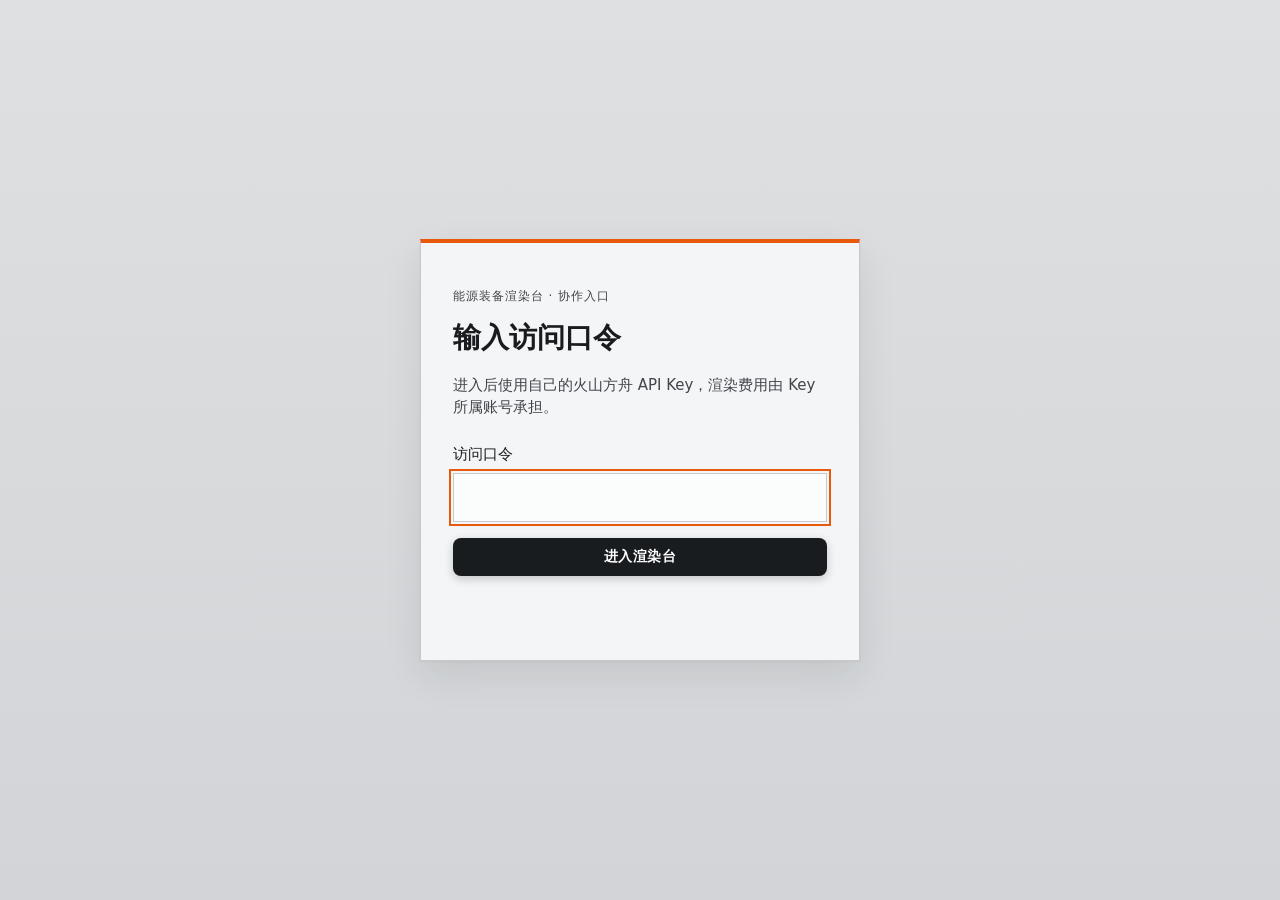
<file: index.html>
<!doctype html>
<html lang="zh-CN">
  <head>
    <meta charset="utf-8" />
    <meta name="viewport" content="width=device-width, initial-scale=1" />
    <title>能源装备渲染台</title>
    <link rel="stylesheet" href="./styles.css" />
  <style>body[data-gate="locked"] .console{display:none}</style>
  </head>
  <body data-gate="locked">
    <section class="access-gate" id="accessGate" aria-labelledby="accessTitle">
      <form class="access-card" id="accessForm">
        <p class="access-label">能源装备渲染台 · 协作入口</p>
        <h1 id="accessTitle">输入访问口令</h1>
        <p>进入后使用自己的火山方舟 API Key，渲染费用由 Key 所属账号承担。</p>
        <label for="accessPassword">访问口令</label>
        <input id="accessPassword" type="password" autocomplete="off" required />
        <button id="accessSubmit" class="save-button" type="submit">进入渲染台</button>
        <p id="accessMessage" role="status" aria-live="polite"></p>
      </form>
    </section>
    <div class="console" id="workspace">
      <header class="console-header">
        <div class="brand-text">
          <h1>能源装备工业设计渲染平台</h1>
          <p class="brand-tagline">Industrial AI Render Console</p>
        </div>
        <div class="header-actions">
          <div class="status">
            <span class="status-dot" id="statusDot"></span>
            <span class="status-text" id="statusText">检测中…</span>
          </div>
          <div class="user-badge" id="userBadge" hidden>
            <span class="user-name" id="userName"></span>
            <button type="button" class="logout-button" id="logoutButton"
              aria-label="退出登录">退出</button>
          </div>
          <button
            class="settings-button"
            id="settingsButton"
            type="button"
            aria-label="设置 API Key 与模型"
            aria-expanded="false"
          >
            <svg class="settings-icon" viewBox="0 0 24 24" fill="none" aria-hidden="true">
              <path d="M12 15.5a3.5 3.5 0 1 0 0-7 3.5 3.5 0 0 0 0 7Z" stroke="currentColor" stroke-width="1.6" stroke-linejoin="round"/>
              <path d="M19.4 15a1.7 1.7 0 0 0 .34 1.87l.06.06a2 2 0 1 1-2.83 2.83l-.06-.06a1.7 1.7 0 0 0-1.87-.34 1.7 1.7 0 0 0-1.03 1.56V21a2 2 0 1 1-4 0v-.09a1.7 1.7 0 0 0-1.11-1.56 1.7 1.7 0 0 0-1.87.34l-.06.06a2 2 0 1 1-2.83-2.83l.06-.06a1.7 1.7 0 0 0 .34-1.87 1.7 1.7 0 0 0-1.56-1.03H3a2 2 0 1 1 0-4h.09a1.7 1.7 0 0 0 1.56-1.11 1.7 1.7 0 0 0-.34-1.87l-.06-.06a2 2 0 1 1 2.83-2.83l.06.06a1.7 1.7 0 0 0 1.87.34h.01a1.7 1.7 0 0 0 1.03-1.56V3a2 2 0 1 1 4 0v.09a1.7 1.7 0 0 0 1.03 1.56 1.7 1.7 0 0 0 1.87-.34l.06-.06a2 2 0 1 1 2.83 2.83l-.06.06a1.7 1.7 0 0 0-.34 1.87v.01a1.7 1.7 0 0 0 1.56 1.03H21a2 2 0 1 1 0 4h-.09a1.7 1.7 0 0 0-1.56 1.03Z" stroke="currentColor" stroke-width="1.5" stroke-linejoin="round"/>
            </svg>
          </button>
        </div>
      </header>

      <section class="settings-panel" id="settingsPanel" hidden aria-label="渲染服务设置">
        <div class="settings-head">
          <h2>渲染服务设置</h2>
          <span id="settingsHint">留空则使用项目 .env 的默认配置</span>
        </div>
        <div class="settings-grid">
          <div class="settings-field">
            <label for="apiKeyInput">API Key</label>
            <div class="key-row">
              <input id="apiKeyInput" type="password" autocomplete="off" spellcheck="false" placeholder="填入后优先使用，留空用 .env" />
              <button type="button" class="key-toggle" id="keyToggle" aria-pressed="false">显示</button>
            </div>
          </div>
          <div class="settings-field">
            <label for="modelSelect">模型</label>
            <select id="modelSelect"></select>
            <p class="settings-note">预设模型开箱即用，下拉选择后默认生效。</p>
          </div>
          <div class="settings-field">
            <label for="customModelInput">自定义模型 ID（可选，填了覆盖下拉）</label>
            <input id="customModelInput" type="text" autocomplete="off" spellcheck="false" placeholder="如 ep-xxxx 或其他模型 ID" />
            <p class="settings-note">任意兼容的模型 ID / 推理接入点可填这里，直接透传给后端。</p>
          </div>
        </div>
        <label class="remember-key" id="rememberKeyRow" hidden>
          <input type="checkbox" id="rememberKey" /> 在此浏览器记住 Key
          <span>默认仅本次页面使用；记住后，同一网站域名下的其他页面代码也可能读取。</span>
        </label>
        <div class="settings-actions">
          <button type="button" class="save-button" id="saveSettings">保存</button>
          <button type="button" class="clear-button" id="clearSettings">清除</button>
          <span class="settings-message" id="settingsMessage"></span>
        </div>
      </section>

      <main class="console-grid">
        <section class="col input-col" aria-label="渲染输入">
          <div class="step">
            <div class="step-head">
              <span class="step-num">1</span>
              <h2>输入模型图</h2>
            </div>
            <div class="dropzone" id="dropzone" tabindex="0" role="button" aria-label="上传模型图">
              <input id="imageInput" type="file" accept="image/png,image/jpeg,image/webp" hidden />
              <img id="previewImage" alt="模型图预览" hidden />
              <div class="dropzone-empty" id="dropzoneEmpty">
                <svg class="dropzone-icon" viewBox="0 0 24 24" fill="none" aria-hidden="true">
                  <path d="M12 16V4m0 0L7 9m5-5 5 5" stroke="currentColor" stroke-width="1.6" stroke-linecap="round" stroke-linejoin="round"/>
                  <path d="M4 15v3a2 2 0 0 0 2 2h12a2 2 0 0 0 2-2v-3" stroke="currentColor" stroke-width="1.6" stroke-linecap="round"/>
                </svg>
                <p id="dropzoneText">拖入 CAD 白模 / 模型截图 / 产品图，或点击选择</p>
                <span class="dropzone-hint">PNG · JPG · WebP · ≤ 50 MB</span>
              </div>
              <div class="dropzone-actions" id="dropzoneActions" hidden>
                <button type="button" class="dropzone-action" id="replaceImage">更换图片</button>
                <button type="button" class="dropzone-action dropzone-action-remove" id="removeImage">移除</button>
              </div>
            </div>
            <p class="input-message" id="inputMessage" hidden></p>

            <div class="ref-gallery" id="galleryStrip" hidden>
              <p class="ref-gallery-title">最近使用<span>点击调入为主图 · 本机自动保留 8 张</span></p>
              <div class="ref-gallery-list" id="galleryList"></div>
            </div>

            <div class="extra-refs">
              <p class="extra-refs-title">附加参考图<span>材质 / 涂装 / 场景气质 · 可选 · 最多 3 张</span></p>
              <div class="extra-ref-dropzone" id="extraRefDropzone" tabindex="0" role="button" aria-label="添加附加参考图">
                <input id="extraRefsInput" type="file" accept="image/png,image/jpeg,image/webp" multiple hidden />
                <svg class="dropzone-icon" viewBox="0 0 24 24" fill="none" aria-hidden="true">
                  <path d="M12 16V4m0 0L7 9m5-5 5 5" stroke="currentColor" stroke-width="1.6" stroke-linecap="round" stroke-linejoin="round"/>
                  <path d="M4 15v3a2 2 0 0 0 2 2h12a2 2 0 0 0 2-2v-3" stroke="currentColor" stroke-width="1.6" stroke-linecap="round"/>
                </svg>
                <p>拖入材质 / 涂装 / 场景参考图，或点击选择</p>
                <span class="dropzone-hint">PNG · JPG · WebP · ≤ 50 MB · 最多 3 张</span>
              </div>
              <div class="extra-refs-list" id="extraRefsList" hidden></div>
              <div class="extra-refs-footer">
                <p class="extra-refs-note">第一张主图是几何权威；附加图只作材质、涂装或场景气质参考，不改变轮廓结构。</p>
                <button type="button" class="extra-refs-clear" id="extraRefsClear" hidden>全部移除</button>
              </div>
            </div>
          </div>

          <div class="step">
            <div class="step-head">
              <span class="step-num">2</span>
              <h2>提示词</h2>
            </div>
            <textarea
              id="prompt"
              rows="4"
              spellcheck="false"
              placeholder="补充你想要的材质、光照或出图风格；留空会使用默认提示词。"
            ></textarea>
            <p class="field-hint">结构比例由系统自动锁定；直接描述想要的材质、光照或场景即可。</p>
            <button type="button" class="avoid-toggle" id="avoidToggle" aria-expanded="false"
              aria-label="展开或收起避免出现的内容">
              避免出现（负面描述，可选）
            </button>
            <div id="avoidPanel" hidden>
              <textarea
                id="avoidPrompt"
                rows="2"
                spellcheck="false"
                placeholder="不希望出现的元素，用顿号分隔。如：人物、车辆、水印花纹、多余的天线、文字标签……"
              ></textarea>
              <p class="field-hint">Seedream 没有独立负向词通道；这里的内容会转成「严格回避」指令并入正向提示词。</p>
            </div>
          </div>
        </section>

        <section class="col output-col" aria-label="渲染与结果">
          <div class="step">
            <div class="step-head">
              <span class="step-num">3</span>
              <h2>渲染</h2>
            </div>
            <div class="quality" id="quality" role="radiogroup" aria-label="输出档位"></div>
            <div class="telemetry" id="telemetry">上传模型图后，按原图比例自动计算输出尺寸</div>
            <div class="render-row">
              <button id="renderButton" class="render-button" type="button" disabled>
                <span class="render-arrow" aria-hidden="true">▶</span>
                <span id="renderLabel">请先上传模型图</span>
              </button>
              <button id="queueAddButton" class="queue-add-button" type="button" disabled
                aria-label="把当前提示词与档位加入批量队列">＋ 加入队列</button>
            </div>
            <div class="queue-strip" id="queueStrip" hidden>
              <p class="queue-title">多变体队列 · 同一张模型图串行出多套方案</p>
              <div class="queue-items" id="queueItems"></div>
              <div class="queue-actions">
                <button id="queueRunButton" class="queue-run-button" type="button" disabled>渲染队列</button>
                <button id="queueClearButton" class="queue-clear-button" type="button" disabled>清空</button>
              </div>
            </div>
          </div>

          <div class="result-block">
            <div class="output-head">
              <h2>渲染结果</h2>
              <span class="job-state" id="jobState">待命</span>
            </div>
            <div class="result" id="resultArea">
              <div class="empty-state">
                <span class="empty-glyph" aria-hidden="true">◫</span>
                <p>结果会显示在这里</p>
                <span>上传模型图，写好提示词，点「开始渲染」；或直接对上传图做局部重绘。</span>
              </div>
            </div>
            <div class="compare-bar" id="compareBar" hidden role="radiogroup" aria-label="结果对比模式">
              <button type="button" data-mode="single" aria-checked="true">单图</button>
              <button type="button" data-mode="slider" aria-checked="false">滑块对比</button>
              <button type="button" data-mode="side" aria-checked="false">并排对比</button>
            </div>
            <div class="result-actions">
              <button id="downloadButton" class="download-button" type="button" hidden>下载图片</button>
              <button id="useAsMainButton" class="download-button use-as-main-button" type="button" hidden
                aria-label="把渲染结果设为新的主图，继续调整后再次渲染">设为主图</button>
              <button id="inpaintButton" class="inpaint-button" type="button"
                aria-label="进入局部重绘模式">🖌 局部重绘</button>
            </div>

            <div class="inpaint-panel" id="inpaintPanel" hidden aria-label="局部重绘">
              <div class="inpaint-toolbar">
                <label class="inpaint-brush-label">笔刷
                  <input type="range" id="inpaintBrush" min="4" max="120" value="28" />
                </label>
                <div class="inpaint-zoom" role="group" aria-label="底图缩放">
                  <button type="button" class="inpaint-tool" id="inpaintZoomOut" aria-label="缩小底图">−</button>
                  <button type="button" class="inpaint-zoom-label" id="inpaintZoomReset" title="恢复适应窗口大小">适应</button>
                  <button type="button" class="inpaint-tool" id="inpaintZoomIn" aria-label="放大底图">＋</button>
                </div>
                <button type="button" class="inpaint-tool" id="inpaintUndo">撤销</button>
                <button type="button" class="inpaint-tool" id="inpaintClear">清空</button>
                <button type="button" class="inpaint-tool" id="inpaintImport">导入蒙版</button>
                <input id="inpaintImportInput" type="file" accept="image/png,image/jpeg,image/webp" hidden />
              </div>
              <div class="inpaint-stage" id="inpaintStage">
                <div class="inpaint-canvas-wrap" id="inpaintWrap">
                  <img id="inpaintBaseImage" alt="局部重绘底图" draggable="false" />
                  <canvas id="inpaintCanvas"></canvas>
                </div>
              </div>
              <p class="field-hint">在图上涂抹要重做的区域（红色半透明），可放大后细涂（Ctrl + 滚轮或工具栏缩放）；
                也可以导入黑白蒙版图（白色 = 重绘区，可用 Krita / PS 绘制导出，尺寸需与底图一致）。
                未涂抹区域保证像素不变。</p>
              <textarea
                id="inpaintInstruction"
                rows="2"
                spellcheck="false"
                placeholder="描述这块区域要改成什么。如：换成海工灰耐候涂层、只改这扇门的颜色、去掉这根天线……"
              ></textarea>
              <div class="inpaint-actions">
                <button id="inpaintRunButton" class="inpaint-run-button" type="button">开始局部重绘</button>
                <button id="inpaintSaveButton" class="inpaint-save-button" type="button" hidden>合成结果存入历史</button>
                <button id="inpaintExitButton" class="inpaint-exit-button" type="button">返回普通视图</button>
                <span class="inpaint-state" id="inpaintState"></span>
              </div>
            </div>
          </div>

          <div class="history-block">
            <button class="history-toggle" id="historyToggle" type="button" aria-expanded="false"
              aria-label="展开或收起渲染历史">
              <span>渲染历史</span>
              <span class="history-count" id="historyCount"></span>
              <span class="history-chevron" aria-hidden="true">⌄</span>
            </button>
            <div class="history-panel" id="historyPanel" hidden>
              <div class="history-toolbar">
                <label class="history-autosave">
                  <input type="checkbox" id="historyAutosave" checked />
                  <span id="historyStorageLabel">自动保存到服务器</span>
                </label>
                <button type="button" class="history-refresh" id="historyRefresh">刷新</button>
              </div>
              <div class="history-list" id="historyList">
                <p class="history-empty">展开后自动加载最近的渲染记录。</p>
              </div>
              <p class="history-message" id="historyMessage" hidden></p>
            </div>
          </div>
        </section>
      </main>
    </div>

    <div class="lightbox" id="lightbox" aria-hidden="true">
      <button class="lightbox-close" id="lightboxClose" type="button" aria-label="关闭预览">×</button>
      <img id="lightboxImage" alt="渲染结果放大预览" />
    </div>

    <script type="module" src="./app-core.js"></script>
  </body>
</html>
</file>
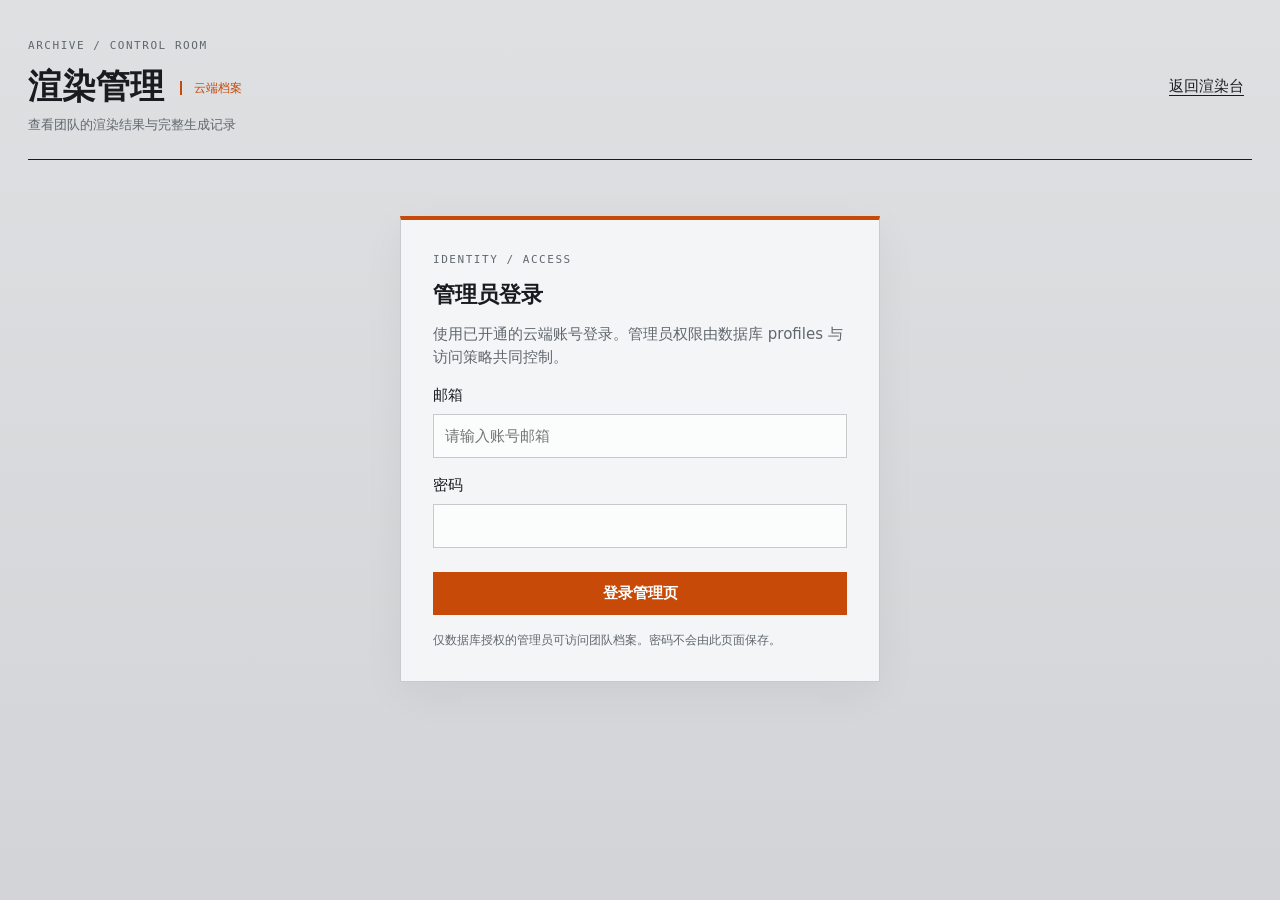
<file: admin.html>
<!doctype html>
<html lang="zh-CN">
<head>
  <meta charset="utf-8">
  <meta name="viewport" content="width=device-width,initial-scale=1">
  <title>渲染管理</title>
  <link rel="stylesheet" href="./admin.css">
</head>
<body>
  <main class="admin-shell">
    <header class="admin-header">
      <div><p class="eyebrow">ARCHIVE / CONTROL ROOM</p><h1>渲染管理<span class="title-mark">云端档案</span></h1><p class="subtitle">查看团队的渲染结果与完整生成记录</p></div>
      <nav aria-label="管理操作"><a href="./index.html">返回渲染台</a><button id="refresh" hidden>刷新</button><button id="signOut" hidden>退出登录</button></nav>
    </header>
    <section id="authPanel" class="auth-panel" aria-labelledby="authTitle">
      <p class="eyebrow">IDENTITY / ACCESS</p><h2 id="authTitle">正在检查云服务</h2>
      <p id="authDescription">正在确认当前账号与访问权限…</p>
      <form id="loginForm" hidden autocomplete="off">
        <label for="email">邮箱</label><input id="email" type="email" required autocomplete="username" placeholder="请输入账号邮箱">
        <label for="password">密码</label><input id="password" type="password" required autocomplete="off">
        <button id="loginSubmit" class="primary" type="submit">登录管理页</button>
        <p class="fine">仅数据库授权的管理员可访问团队档案。密码不会由此页面保存。</p>
      </form>
    </section>
    <p id="message" class="message" role="status" aria-live="polite"></p>
    <section id="management" hidden aria-label="团队渲染档案">
      <form id="filters" class="filters">
        <label class="search-field">提示词关键词<input id="search" type="search" placeholder="搜索完整提示词"></label>
        <label>人员 UUID / 当前页人员<input id="owner" list="ownerOptions" placeholder="全部人员"><datalist id="ownerOptions"></datalist></label>
        <label>开始日期<input id="from" type="date"></label><label>结束日期<input id="to" type="date"></label>
        <div class="filter-actions"><button class="primary" type="submit">查询</button><button id="reset" type="button">重置</button></div>
      </form>
      <div class="list-heading"><h2>渲染记录</h2><p id="count">正在加载…</p></div>
      <p id="listState" class="list-state" role="status"></p>
      <div id="renderList" class="render-list" aria-busy="false"></div>
      <footer class="pagination"><span id="pageInfo"></span><div><button id="previous" disabled>上一页</button><button id="next" disabled>下一页</button></div></footer>
    </section>
  </main>
  <dialog id="detailDialog" aria-labelledby="detailTitle">
    <header class="detail-header"><div><p class="eyebrow">RENDER / INSPECT</p><h2 id="detailTitle">渲染详情</h2></div><button id="closeDetail" aria-label="关闭详情">关闭</button></header>
    <div class="detail-body"><div class="original-frame"><img id="detailImage" alt="渲染原图" hidden><p id="imageState">正在读取原图…</p></div><div class="detail-info"><h3>生成信息</h3><dl id="metadata"></dl><div class="prompt-heading"><h3>完整提示词</h3><button id="copyPrompt">复制提示词</button></div><pre id="detailPrompt"></pre><p id="detailMessage" role="status" aria-live="polite"></p><div class="detail-actions"><button id="download" class="primary" disabled>下载原图</button><button id="deleteRender" class="danger">删除记录</button></div></div></div>
  </dialog>
  <script type="module" src="./admin.js"></script>
</body>
</html>
</file>
<file: styles.css>
/* ============================================================
   能源装备渲染台 —— 工程图纸 × 精密仪器面板
   地面：锌灰图纸底；面板：受光铝板；强调：工业信号橙。
   标题与眉标：Bahnschrift（DIN 1451 数字版，Windows 自带）；
   数据读数：等宽；正文：系统无衬线。
   ============================================================ */

:root {
  /* 材料 */
  --bg: #dee0e2;            /* 锌灰地面 */
  --bg-deep: #d2d4d7;
  --surface: #f4f5f6;       /* 面板 */
  --surface-2: #fbfcfc;     /* 浮起层 / 输入 */
  --fill: #e9ebec;          /* 内嵌区 */
  --fill-2: #dfe2e4;        /* 内嵌 hover */
  --line: #c6cacd;          /* 发丝线 */
  --grid: rgba(25, 28, 31, 0.05);

  /* 墨色 */
  --ink: #191c1f;
  --ink-2: #40454b;
  --muted: #70767d;
  --muted-2: #90959b;

  /* 信号 */
  --accent: #e8590c;        /* 工业信号橙 */
  --accent-hover: #f06413;
  --accent-deep: #c74a08;
  --ok: #2f9e44;
  --red: #d63939;

  --shadow-card: 0 1px 2px rgba(25, 28, 31, 0.05), 0 14px 36px rgba(25, 28, 31, 0.09);
  --edge-light: inset 0 1px 0 rgba(255, 255, 255, 0.85);
  --sans: -apple-system, BlinkMacSystemFont, "Segoe UI", system-ui, sans-serif;
  --din: "Bahnschrift", "Bahnschrift SemiBold", "DIN Alternate", "Franklin Gothic Medium", "Arial Narrow", var(--sans);
  --mono: "Cascadia Mono", "SF Mono", ui-monospace, "Consolas", monospace;
}

* {
  box-sizing: border-box;
}

/* hidden 属性必须赢过任何 display 规则：
   没有这条，写了 display:flex 的面板（历史/局部重绘/对比条）会无视
   hidden 直接显示出来。 */
[hidden] {
  display: none !important;
}

html,
body {
  margin: 0;
  padding: 0;
}

body {
  background: linear-gradient(180deg, var(--bg) 0%, var(--bg-deep) 100%) fixed;
  color: var(--ink);
  font-family: var(--sans);
  font-size: 15px;
  line-height: 1.5;
  min-height: 100vh;
  -webkit-font-smoothing: antialiased;
  text-rendering: optimizeLegibility;
}

.console {
  max-width: 1280px;
  margin: 0 auto;
  padding: 44px 22px 72px;
}

/* 静态协作入口沿用仪器面板的边框、字体与信号色。 */
.access-gate { min-height: 100vh; display: grid; place-items: center; padding: 24px; }
.access-card { width: min(100%, 440px); padding: 32px; border: 1px solid var(--line); border-top: 4px solid var(--accent); background: var(--surface); box-shadow: var(--shadow-card); }
.access-label { font-family: var(--din); color: var(--muted); font-size: 12px; letter-spacing: .08em; }
.access-card h1 { font-family: var(--din); font-size: 28px; margin: 12px 0; }
.access-card p, .access-card small { color: var(--ink-2); }
.access-card label { display: block; margin-top: 24px; }
.access-card input { display: block; width: 100%; margin: 8px 0 16px; padding: 12px; background: var(--surface-2); border: 1px solid var(--line); color: var(--ink); font: inherit; }
.access-card button { width: 100%; }
.access-card #accessMessage { color: var(--red); min-height: 1.5em; }
.access-card small { display: block; font-size: 12px; }
.remember-key { display: flex; flex-wrap: wrap; align-items: center; gap: 8px; margin-top: 16px; font-size: 13px; }
.remember-key span { width: 100%; color: var(--muted); font-size: 12px; }
.result-recovery { display: block; margin-top: 12px; color: var(--accent-deep); }

/* ---------- 页眉：图纸标题栏 ---------- */

.console-header {
  display: flex;
  align-items: flex-end;
  justify-content: space-between;
  gap: 24px;
  padding-bottom: 18px;
  margin-bottom: 26px;
  border-bottom: 1px solid var(--ink);
  position: relative;
}

/* 底线上的刻度：像卡尺一样均分 */
.console-header::after {
  content: "";
  position: absolute;
  left: 0;
  right: 0;
  bottom: -5px;
  height: 4px;
  background-image: linear-gradient(90deg, var(--line) 1px, transparent 1px);
  background-size: 64px 4px;
  pointer-events: none;
}

/* 中文大标题下的英文名称牌行 */
.brand-tagline {
  margin: 7px 0 0;
  font-family: var(--din);
  font-size: 11.5px;
  font-weight: 600;
  letter-spacing: 0.22em;
  text-transform: uppercase;
  color: var(--muted);
}

.brand-text h1 {
  margin: 0;
  font-family: var(--din);
  font-size: 34px;
  font-weight: 600;
  letter-spacing: 0.01em;
  line-height: 1.05;
  color: var(--accent);
}

/* ---------- 头部右侧：仪器状态读数 + 设置 ---------- */

.header-actions {
  display: flex;
  align-items: center;
  gap: 10px;
}

.status {
  display: flex;
  align-items: center;
  gap: 9px;
  font-family: var(--mono);
  font-size: 12px;
  color: var(--ink-2);
  padding: 8px 14px;
  border-radius: 6px;
  background: var(--surface-2);
  border: 1px solid var(--line);
  box-shadow: var(--edge-light);
  white-space: nowrap;
}

.status-dot {
  width: 8px;
  height: 8px;
  border-radius: 50%;
  background: var(--muted-2);
  box-shadow: 0 0 0 3px rgba(25, 28, 31, 0.06);
}

.status-dot.ok {
  background: var(--ok);
  box-shadow: 0 0 0 3px rgba(47, 158, 68, 0.16);
}

.status-dot.warn {
  background: var(--red);
  box-shadow: 0 0 0 3px rgba(214, 57, 57, 0.16);
}

.settings-button {
  display: grid;
  place-items: center;
  width: 38px;
  height: 38px;
  border: 1px solid var(--line);
  border-radius: 6px;
  background: var(--surface-2);
  color: var(--ink-2);
  cursor: pointer;
  box-shadow: var(--edge-light);
  transition: background 0.15s ease, color 0.15s ease, transform 0.05s ease;
}

.settings-button:hover {
  background: var(--fill);
  color: var(--ink);
}

.settings-button:active {
  transform: scale(0.94);
}

.settings-button[aria-expanded="true"] {
  border-color: var(--accent);
  color: var(--accent);
  background: rgba(232, 89, 12, 0.07);
}

.settings-icon {
  width: 20px;
  height: 20px;
}

/* 登录用户徽标 + 退出按钮（认证模式由 initAuth 显示，单人本机模式始终隐藏） */
.user-badge {
  display: flex;
  align-items: center;
  gap: 8px;
  padding: 4px 6px 4px 14px;
  border-radius: 6px;
  background: var(--surface-2);
  border: 1px solid var(--line);
  box-shadow: var(--edge-light);
  white-space: nowrap;
}

.user-badge .user-name {
  font-family: var(--mono);
  font-size: 12px;
  color: var(--ink-2);
}

.user-badge .logout-button {
  padding: 5px 10px;
  border: 1px solid var(--line);
  border-radius: 5px;
  background: var(--surface);
  color: var(--ink-2);
  font-size: 12px;
  cursor: pointer;
  transition: background 0.15s ease, color 0.15s ease;
}

.user-badge .logout-button:hover {
  background: var(--fill);
  color: var(--ink);
}


/* ---------- 设置面板 ---------- */

.settings-panel {
  margin: -8px 0 24px;
  padding: 22px 24px 20px;
  background: var(--surface);
  border: 1px solid var(--line);
  border-radius: 12px;
  box-shadow: var(--edge-light), var(--shadow-card);
  animation: panel-in 0.18s ease;
}

@keyframes panel-in {
  from { opacity: 0; transform: translateY(-6px); }
  to { opacity: 1; transform: none; }
}

/* 兼容旧动画名 */
.settings-in {
  animation: panel-in 0.18s ease;
}

.settings-head {
  display: flex;
  align-items: baseline;
  justify-content: space-between;
  gap: 12px;
  margin-bottom: 16px;
}

.settings-head h2 {
  margin: 0;
  font-family: var(--din);
  font-size: 15px;
  font-weight: 600;
  letter-spacing: 0.02em;
}

.settings-head span {
  font-size: 12.5px;
  color: var(--muted);
}

.settings-grid {
  display: grid;
  grid-template-columns: repeat(2, minmax(0, 1fr));
  gap: 16px;
}

.settings-field {
  display: flex;
  flex-direction: column;
  gap: 7px;
}

.settings-field label {
  font-family: var(--din);
  font-size: 12px;
  font-weight: 600;
  letter-spacing: 0.08em;
  color: var(--ink-2);
}

.settings-field input,
.settings-field select {
  width: 100%;
  height: 40px;
  padding: 0 14px;
  border: 1px solid var(--line);
  border-radius: 8px;
  background: var(--surface-2);
  color: var(--ink);
  font-family: var(--sans);
  font-size: 14px;
  transition: border-color 0.15s ease, box-shadow 0.15s ease;
}

.settings-field input:focus,
.settings-field select:focus {
  outline: none;
  border-color: var(--accent);
  box-shadow: 0 0 0 3px rgba(232, 89, 12, 0.18);
}

.settings-field input::placeholder {
  color: var(--muted-2);
}

.settings-note {
  margin: 0;
  font-size: 12px;
  color: var(--muted);
  line-height: 1.45;
}

.key-row {
  display: flex;
  gap: 8px;
}

.key-row input {
  flex: 1;
  min-width: 0;
}

.key-toggle {
  flex: none;
  height: 40px;
  padding: 0 16px;
  border: 1px solid var(--line);
  border-radius: 8px;
  background: var(--fill);
  color: var(--ink-2);
  font-family: var(--sans);
  font-size: 13px;
  font-weight: 500;
  cursor: pointer;
  transition: background 0.15s ease, color 0.15s ease;
}

.key-toggle:hover {
  background: var(--fill-2);
  color: var(--ink);
}

.settings-actions {
  display: flex;
  align-items: center;
  gap: 10px;
  margin-top: 18px;
}

.save-button,
.clear-button {
  border: 1px solid transparent;
  border-radius: 8px;
  font-family: var(--din);
  font-size: 13.5px;
  font-weight: 600;
  letter-spacing: 0.04em;
  padding: 9px 24px;
  cursor: pointer;
  transition: background 0.15s ease, box-shadow 0.15s ease;
}

.save-button {
  background: var(--ink);
  color: #fff;
  box-shadow: 0 3px 10px rgba(25, 28, 31, 0.22);
}

.save-button:hover {
  background: #2b3036;
}

.clear-button {
  background: transparent;
  border-color: var(--line);
  color: var(--ink-2);
}

.clear-button:hover {
  background: var(--fill);
  color: var(--ink);
}

.settings-message {
  font-size: 12.5px;
  color: var(--muted);
  margin-left: 4px;
}

.settings-message.error {
  color: var(--red);
}

/* ---------- 主网格：左右两块面板 ---------- */

.console-grid {
  display: grid;
  grid-template-columns: minmax(0, 1fr) minmax(0, 1fr);
  gap: 22px;
  align-items: stretch;
}

.col {
  position: relative;
  display: flex;
  flex-direction: column;
  gap: 26px;
  background: var(--surface);
  border: 1px solid var(--line);
  border-radius: 12px;
  padding: 26px;
  box-shadow: var(--edge-light), var(--shadow-card);
}

/* 角部刻位标记：左上 / 右下 */
.col::before,
.col::after {
  content: "";
  position: absolute;
  width: 14px;
  height: 14px;
  pointer-events: none;
}

.col::before {
  top: 7px;
  left: 7px;
  border-top: 2px solid var(--line);
  border-left: 2px solid var(--line);
}

.col::after {
  bottom: 7px;
  right: 7px;
  border-bottom: 2px solid var(--line);
  border-right: 2px solid var(--line);
}

/* ---------- 步骤 ---------- */

.step {
  display: flex;
  flex-direction: column;
}

.step-head {
  display: flex;
  align-items: center;
  gap: 10px;
  margin-bottom: 12px;
  padding-bottom: 8px;
  border-bottom: 1px solid var(--fill-2);
}

.step-num {
  display: grid;
  place-items: center;
  min-width: 22px;
  height: 22px;
  padding: 0 5px;
  font-family: var(--mono);
  font-size: 11.5px;
  font-weight: 700;
  color: var(--accent);
  background: rgba(232, 89, 12, 0.08);
  border: 1px solid rgba(232, 89, 12, 0.25);
  border-radius: 4px;
}

.step-head h2 {
  margin: 0;
  font-family: var(--din);
  font-size: 15.5px;
  font-weight: 600;
  letter-spacing: 0.02em;
}

/* ---------- 上传区：坐标纸上的模型 ---------- */

.dropzone {
  position: relative;
  display: grid;
  place-items: center;
  min-height: 210px;
  border: 1.5px dashed var(--line);
  border-radius: 10px;
  background-color: var(--fill);
  background-image:
    linear-gradient(var(--grid) 1px, transparent 1px),
    linear-gradient(90deg, var(--grid) 1px, transparent 1px);
  background-size: 22px 22px;
  cursor: pointer;
  transition: border-color 0.2s ease, background-color 0.2s ease;
}

.dropzone:hover,
.dropzone:focus-visible {
  border-color: var(--accent);
  outline: none;
}

.dropzone.dragover {
  border-color: var(--accent);
  background-color: rgba(232, 89, 12, 0.05);
}

.dropzone-empty {
  display: flex;
  flex-direction: column;
  align-items: center;
  gap: 10px;
  text-align: center;
  padding: 26px;
}

.dropzone-icon {
  width: 30px;
  height: 30px;
  color: var(--muted-2);
}

.dropzone-empty p {
  margin: 2px 0 0;
  font-size: 14px;
  color: var(--ink-2);
}

.dropzone-hint {
  font-family: var(--mono);
  font-size: 11.5px;
  letter-spacing: 0.04em;
  color: var(--muted-2);
}

.dropzone img {
  max-width: 100%;
  max-height: 340px;
  object-fit: contain;
  border-radius: 6px;
  box-shadow: 0 4px 18px rgba(25, 28, 31, 0.18);
}

/* 图片在框内时的常驻操作条：更换 / 移除（不用猜着点图） */
.dropzone-actions {
  position: absolute;
  left: 50%;
  bottom: 14px;
  transform: translateX(-50%);
  display: flex;
  gap: 10px;
  z-index: 2;
}

.dropzone-action {
  padding: 7px 16px;
  border: 1px solid var(--line);
  border-radius: 8px;
  background: var(--surface-2);
  box-shadow: 0 2px 10px rgba(25, 28, 31, 0.22);
  font-family: var(--sans);
  font-size: 12.5px;
  font-weight: 500;
  color: var(--ink-2);
  cursor: pointer;
}

.dropzone-action:hover {
  color: var(--accent);
  border-color: var(--accent);
}

.dropzone-action-remove:hover {
  color: var(--red);
  border-color: var(--red);
  background: rgba(214, 57, 57, 0.06);
}

.input-message {
  margin: 10px 0 0;
  font-size: 13px;
  color: var(--red);
}

/* ---------- 提示词 ---------- */

textarea {
  width: 100%;
  resize: vertical;
  min-height: 120px;
  padding: 14px 16px;
  border: 1px solid var(--line);
  border-radius: 10px;
  background: var(--surface-2);
  color: var(--ink);
  font-family: var(--sans);
  font-size: 14px;
  line-height: 1.6;
  transition: border-color 0.15s ease, box-shadow 0.15s ease;
}

textarea:focus {
  outline: none;
  border-color: var(--accent);
  box-shadow: 0 0 0 3px rgba(232, 89, 12, 0.18);
}

textarea::placeholder {
  color: var(--muted-2);
}

/* 主提示词框给足书写空间 */
#prompt {
  min-height: 220px;
}

.field-hint {
  margin: 10px 0 0;
  font-size: 12.5px;
  color: var(--muted);
}

/* ---------- 档位：机械分段盘 ---------- */

.quality {
  display: inline-flex;
  gap: 3px;
  padding: 3px;
  background: var(--fill);
  border: 1px solid var(--line);
  border-radius: 9px;
  align-self: flex-start;
  box-shadow: inset 0 1px 3px rgba(25, 28, 31, 0.07);
}

.quality button {
  appearance: none;
  border: none;
  background: transparent;
  color: var(--ink-2);
  font-family: var(--din);
  font-size: 13.5px;
  font-weight: 500;
  letter-spacing: 0.03em;
  padding: 7px 18px;
  border-radius: 6px;
  cursor: pointer;
  transition: background 0.15s ease, box-shadow 0.15s ease, color 0.15s ease;
}

.quality button em {
  font-family: var(--mono);
  font-style: normal;
  font-size: 11px;
  color: var(--muted-2);
  margin-left: 6px;
}

.quality button.active {
  background: var(--surface-2);
  color: var(--ink);
  box-shadow: 0 1px 3px rgba(25, 28, 31, 0.16), var(--edge-light);
}

.quality button.active em {
  color: var(--accent);
}

/* ---------- 遥测：仪表读数条 ---------- */

.telemetry {
  margin: 14px 0 0;
  padding: 9px 12px 9px 14px;
  border-left: 3px solid var(--accent);
  border-radius: 0 6px 6px 0;
  background: var(--fill);
  font-family: var(--mono);
  font-size: 12px;
  letter-spacing: 0.02em;
  color: var(--muted);
  word-break: break-all;
}

/* ---------- 渲染按钮：信号橙主控 ---------- */

.render-row {
  display: flex;
  gap: 10px;
  margin-top: 18px;
}

.render-row .render-button {
  flex: 1;
  margin-top: 0;
}

.render-button {
  display: flex;
  align-items: center;
  justify-content: center;
  gap: 9px;
  width: 100%;
  margin-top: 18px;
  padding: 14px 24px;
  border: none;
  border-radius: 9px;
  background: linear-gradient(180deg, var(--accent-hover), var(--accent) 55%, var(--accent-deep));
  color: #fff;
  font-family: var(--din);
  font-size: 16px;
  font-weight: 600;
  letter-spacing: 0.06em;
  cursor: pointer;
  box-shadow:
    inset 0 1px 0 rgba(255, 255, 255, 0.28),
    0 5px 16px rgba(199, 74, 8, 0.32);
  transition: filter 0.15s ease, transform 0.05s ease, box-shadow 0.15s ease;
}

.render-button:hover:not(:disabled) {
  filter: brightness(1.06);
  box-shadow:
    inset 0 1px 0 rgba(255, 255, 255, 0.28),
    0 7px 20px rgba(199, 74, 8, 0.38);
}

.render-button:active:not(:disabled) {
  transform: scale(0.985);
}

.render-button:disabled {
  background: var(--fill-2);
  color: var(--muted-2);
  cursor: not-allowed;
  box-shadow: none;
}

.render-arrow {
  font-size: 10px;
}

/* ---------- 结果区 ---------- */

.result-block {
  display: flex;
  flex-direction: column;
  flex: 1;
  min-height: 0;
}

.output-head {
  display: flex;
  align-items: center;
  justify-content: space-between;
  margin-bottom: 12px;
}

.output-head h2 {
  margin: 0;
  font-family: var(--din);
  font-size: 15.5px;
  font-weight: 600;
  letter-spacing: 0.02em;
}

.job-state {
  font-family: var(--mono);
  font-size: 12px;
  letter-spacing: 0.05em;
  color: var(--muted);
}

.result {
  flex: 1;
  min-height: 260px;
  display: grid;
  place-items: center;
  border: 1px solid var(--line);
  border-radius: 10px;
  background-color: var(--fill);
  background-image:
    linear-gradient(var(--grid) 1px, transparent 1px),
    linear-gradient(90deg, var(--grid) 1px, transparent 1px);
  background-size: 22px 22px;
  overflow: hidden;
}

.result img {
  max-width: 100%;
  max-height: 56vh;
  object-fit: contain;
  cursor: zoom-in;
  box-shadow: 0 6px 24px rgba(25, 28, 31, 0.2);
}

.empty-state {
  display: flex;
  flex-direction: column;
  align-items: center;
  gap: 6px;
  text-align: center;
  padding: 32px;
  color: var(--muted);
}

.empty-glyph {
  font-size: 26px;
  color: var(--line);
  margin-bottom: 4px;
}

.empty-state p {
  margin: 0;
  font-size: 14px;
  color: var(--ink-2);
  font-weight: 500;
}

.empty-state span {
  font-size: 12.5px;
}

.empty-state-error p {
  color: var(--red);
}

/* ---------- 结果操作行：下载 / 局部重绘 ---------- */

.result-actions {
  display: flex;
  gap: 10px;
  margin-top: 12px;
}

.result-actions .download-button {
  width: auto;
  flex: 1;
  margin-top: 0;
}

.download-button {
  width: 100%;
  margin-top: 12px;
  padding: 11px 20px;
  border: none;
  border-radius: 9px;
  background: var(--ink);
  color: #fff;
  font-family: var(--din);
  font-size: 14px;
  font-weight: 500;
  letter-spacing: 0.05em;
  cursor: pointer;
  transition: background 0.15s ease;
}

.download-button:hover {
  background: #2b3036;
}

/* 设为主图：与下载并排的次级动作，描边弱一档 */
.result-actions .use-as-main-button {
  background: transparent;
  color: var(--ink);
  border: 1px solid var(--line);
  transition: background 0.15s ease, border-color 0.15s ease;
}

.result-actions .use-as-main-button:hover {
  background: rgba(25, 28, 31, 0.05);
  border-color: var(--muted);
}

.inpaint-button {
  flex: 1;
  padding: 11px 20px;
  border: 1px solid var(--accent);
  border-radius: 9px;
  background: transparent;
  color: var(--accent);
  font-family: var(--din);
  font-size: 14px;
  font-weight: 500;
  letter-spacing: 0.05em;
  cursor: pointer;
  transition: background 0.15s ease, color 0.15s ease;
}

.inpaint-button:hover:not(:disabled) {
  background: rgba(232, 89, 12, 0.08);
}

.inpaint-button:disabled {
  border-color: var(--line);
  color: var(--muted-2);
  cursor: not-allowed;
}

/* ---------- 局部重绘面板 ---------- */

.inpaint-panel {
  margin-top: 14px;
  padding: 16px;
  background: var(--fill);
  border: 1px solid var(--line);
  border-radius: 10px;
  display: flex;
  flex-direction: column;
  gap: 12px;
  animation: panel-in 0.18s ease;
}

.inpaint-toolbar {
  display: flex;
  align-items: center;
  flex-wrap: wrap;
  gap: 8px;
}

.inpaint-brush-label {
  display: flex;
  align-items: center;
  gap: 8px;
  font-family: var(--din);
  font-size: 12.5px;
  font-weight: 500;
  letter-spacing: 0.04em;
  color: var(--ink-2);
}

.inpaint-brush-label input {
  accent-color: var(--accent);
  width: 120px;
}

.inpaint-tool {
  padding: 6px 14px;
  border: 1px solid var(--line);
  border-radius: 7px;
  background: var(--surface-2);
  color: var(--ink-2);
  font-family: var(--sans);
  font-size: 12.5px;
  font-weight: 500;
  cursor: pointer;
  transition: background 0.15s ease, color 0.15s ease;
}

.inpaint-tool:hover:not(:disabled) {
  color: var(--ink);
  background: var(--surface);
}

.inpaint-tool:disabled {
  opacity: 0.55;
  cursor: not-allowed;
}

/* 底图缩放组：− / 百分比（点按复位为适应）/ ＋ */
.inpaint-zoom {
  display: flex;
  align-items: center;
  gap: 4px;
}

.inpaint-zoom .inpaint-tool {
  padding: 6px 10px;
  font-family: var(--mono);
}

.inpaint-zoom-label {
  min-width: 52px;
  padding: 6px 8px;
  border: 1px solid var(--line);
  border-radius: 7px;
  background: var(--fill);
  color: var(--ink-2);
  font-family: var(--mono);
  font-size: 12px;
  letter-spacing: 0.02em;
  cursor: pointer;
  transition: background 0.15s ease, color 0.15s ease;
}

.inpaint-zoom-label:hover {
  color: var(--ink);
  background: var(--fill-2);
}

.inpaint-panel textarea {
  /* 面板底色偏灰,指令框必须用亮底才能与背景区分开 */
  background: var(--surface-2);
  min-height: 72px;
}

/* 舞台是滚动视口；实际尺寸由内层 wrap 承载（JS 按原图 × 适应比例 × 倍率设定）。
   margin:auto 让放大后居中仍能滚动到四角（grid 居中会裁掉左上溢出）。 */
.inpaint-stage {
  position: relative;
  display: flex;
  overflow: auto;
  min-height: 200px;
  scrollbar-width: thin;
}

.inpaint-canvas-wrap {
  position: relative;
  margin: auto;
  flex: 0 0 auto;
  line-height: 0;
}

.inpaint-stage img {
  display: block;
  width: 100%;
  height: 100%;
  border-radius: 6px;
  box-shadow: 0 6px 24px rgba(25, 28, 31, 0.2);
}

.inpaint-stage canvas {
  position: absolute;
  inset: 0;
  cursor: crosshair;
  touch-action: none;
}

.inpaint-actions {
  display: flex;
  align-items: center;
  flex-wrap: wrap;
  gap: 10px;
}

.inpaint-run-button,
.inpaint-save-button,
.inpaint-exit-button {
  border: 1px solid transparent;
  border-radius: 8px;
  font-family: var(--din);
  font-size: 13.5px;
  font-weight: 600;
  letter-spacing: 0.04em;
  padding: 9px 20px;
  cursor: pointer;
  transition: background 0.15s ease, color 0.15s ease, border-color 0.15s ease;
}

.inpaint-run-button {
  background: linear-gradient(180deg, var(--accent-hover), var(--accent) 55%, var(--accent-deep));
  color: #fff;
  box-shadow: inset 0 1px 0 rgba(255, 255, 255, 0.28), 0 4px 12px rgba(199, 74, 8, 0.3);
}

.inpaint-run-button:hover:not(:disabled) {
  filter: brightness(1.06);
}

.inpaint-run-button:disabled {
  background: var(--fill-2);
  color: var(--muted-2);
  cursor: not-allowed;
  box-shadow: none;
}

.inpaint-save-button {
  background: var(--surface-2);
  border-color: var(--line);
  color: var(--accent);
}

.inpaint-save-button:hover {
  background: rgba(232, 89, 12, 0.07);
}

.inpaint-exit-button {
  background: transparent;
  color: var(--muted);
}

.inpaint-exit-button:hover:not(:disabled) {
  color: var(--ink);
  background: var(--fill-2);
}

.inpaint-exit-button:disabled {
  opacity: 0.55;
  cursor: not-allowed;
}

.inpaint-state {
  font-family: var(--mono);
  font-size: 12px;
  color: var(--muted);
}

.inpaint-state.error {
  color: var(--red);
}

/* ---------- 对比视图：滑块 / 并排 ---------- */

.compare-bar {
  display: inline-flex;
  gap: 2px;
  padding: 3px;
  margin-top: 12px;
  background: var(--fill);
  border: 1px solid var(--line);
  border-radius: 9px;
  align-self: flex-start;
  box-shadow: inset 0 1px 3px rgba(25, 28, 31, 0.07);
}

.compare-bar button {
  appearance: none;
  border: none;
  background: transparent;
  color: var(--ink-2);
  font-family: var(--din);
  font-size: 13px;
  font-weight: 500;
  letter-spacing: 0.03em;
  padding: 6px 14px;
  border-radius: 6px;
  cursor: pointer;
  transition: background 0.15s ease, box-shadow 0.15s ease, color 0.15s ease;
}

.compare-bar button.active {
  background: var(--surface-2);
  color: var(--ink);
  box-shadow: 0 1px 3px rgba(25, 28, 31, 0.16);
}

.compare-slider {
  position: relative;
  width: 100%;
  overflow: hidden;
  border-radius: 6px;
  cursor: ew-resize;
  touch-action: none;
  user-select: none;
  -webkit-user-select: none;
  box-shadow: 0 6px 24px rgba(25, 28, 31, 0.2);
}

.compare-slider .compare-base {
  display: block;
  max-width: 100%;
  max-height: 56vh;
  height: auto;
}

.compare-overlay {
  position: absolute;
  top: 0;
  left: 0;
  bottom: 0;
  width: 50%;
  overflow: hidden;
}

.compare-overlay img {
  position: absolute;
  top: 0;
  left: 0;
  max-width: none;
  max-height: none;
  height: auto;
}

.compare-handle {
  position: absolute;
  top: 0;
  bottom: 0;
  width: 2px;
  background: var(--accent);
  transform: translateX(-50%);
  box-shadow: 0 0 8px rgba(25, 28, 31, 0.45);
}

.compare-grip {
  position: absolute;
  top: 50%;
  left: 50%;
  transform: translate(-50%, -50%);
  width: 34px;
  height: 34px;
  border-radius: 50%;
  background: var(--surface-2);
  border: 1px solid var(--line);
  color: var(--ink);
  display: grid;
  place-items: center;
  font-size: 15px;
  box-shadow: 0 2px 10px rgba(25, 28, 31, 0.35);
}

.compare-tag {
  position: absolute;
  top: 10px;
  z-index: 1;
  font-family: var(--mono);
  font-size: 11px;
  letter-spacing: 0.08em;
  color: #fff;
  background: rgba(25, 28, 31, 0.62);
  padding: 3px 10px;
  border-radius: 4px;
  pointer-events: none;
}

.compare-tag.left { left: 10px; }
.compare-tag.right { right: 10px; }

.compare-side {
  display: flex;
  gap: 10px;
  align-items: center;
  justify-content: center;
  width: 100%;
}

.compare-figure {
  margin: 0;
  flex: 1;
  min-width: 0;
  display: flex;
  flex-direction: column;
  align-items: center;
  gap: 6px;
}

.compare-figure img {
  max-width: 100%;
  max-height: 52vh;
  object-fit: contain;
  border-radius: 6px;
  cursor: zoom-in;
  box-shadow: 0 6px 24px rgba(25, 28, 31, 0.2);
}

.compare-figure figcaption {
  font-family: var(--mono);
  font-size: 11.5px;
  letter-spacing: 0.06em;
  color: var(--muted);
}

/* ---------- 队列 ---------- */

.queue-add-button {
  flex: none;
  padding: 0 22px;
  border: 1px solid var(--line);
  border-radius: 9px;
  background: var(--surface-2);
  color: var(--ink-2);
  font-family: var(--din);
  font-size: 14px;
  font-weight: 500;
  letter-spacing: 0.04em;
  cursor: pointer;
  transition: border-color 0.15s ease, color 0.15s ease, background 0.15s ease;
}

.queue-add-button:hover:not(:disabled) {
  border-color: var(--accent);
  color: var(--accent);
  background: rgba(232, 89, 12, 0.06);
}

.queue-add-button:disabled {
  opacity: 0.55;
  cursor: not-allowed;
}

.queue-strip {
  margin-top: 14px;
  padding: 14px 16px;
  background: var(--fill);
  border: 1px solid var(--line);
  border-radius: 10px;
}

.queue-title {
  margin: 0 0 10px;
  font-family: var(--din);
  font-size: 12px;
  font-weight: 600;
  letter-spacing: 0.06em;
  color: var(--muted);
}

.queue-items {
  display: flex;
  flex-wrap: wrap;
  gap: 8px;
}

.queue-chip {
  display: inline-flex;
  align-items: center;
  gap: 8px;
  max-width: 100%;
  padding: 6px 8px 6px 12px;
  background: var(--surface-2);
  border: 1px solid var(--line);
  border-radius: 7px;
  font-size: 12.5px;
}

.queue-chip b {
  font-family: var(--mono);
  color: var(--accent);
  font-weight: 700;
}

.queue-chip i {
  font-style: normal;
  color: var(--ink-2);
  max-width: 180px;
  overflow: hidden;
  text-overflow: ellipsis;
  white-space: nowrap;
}

.queue-chip em {
  font-style: normal;
  color: var(--muted-2);
  font-family: var(--mono);
  font-size: 11px;
}

.queue-chip button {
  width: 20px;
  height: 20px;
  border: none;
  border-radius: 4px;
  background: var(--fill-2);
  color: var(--ink-2);
  font-size: 13px;
  line-height: 1;
  cursor: pointer;
  display: grid;
  place-items: center;
}

.queue-chip button:hover:not(:disabled) {
  background: rgba(214, 57, 57, 0.14);
  color: var(--red);
}

.queue-actions {
  display: flex;
  gap: 10px;
  margin-top: 12px;
}

.queue-run-button {
  padding: 8px 18px;
  border: none;
  border-radius: 8px;
  background: var(--ink);
  color: #fff;
  font-family: var(--din);
  font-size: 13.5px;
  font-weight: 600;
  letter-spacing: 0.04em;
  cursor: pointer;
  transition: background 0.15s ease;
}

.queue-run-button:hover:not(:disabled) {
  background: #2b3036;
}

.queue-run-button:disabled {
  background: var(--fill-2);
  color: var(--muted-2);
  cursor: not-allowed;
}

.queue-clear-button {
  padding: 8px 16px;
  border: 1px solid var(--line);
  border-radius: 8px;
  background: transparent;
  color: var(--ink-2);
  font-family: var(--sans);
  font-size: 13.5px;
  font-weight: 500;
  cursor: pointer;
}

.queue-clear-button:hover:not(:disabled) {
  background: var(--fill-2);
}

.queue-clear-button:disabled {
  opacity: 0.55;
  cursor: not-allowed;
}

/* ---------- 附加参考图 ---------- */

.extra-refs {
  margin-top: 14px;
}

.extra-refs-title {
  display: flex;
  align-items: baseline;
  gap: 8px;
  margin: 0 0 8px;
  font-family: var(--din);
  font-size: 13px;
  font-weight: 600;
  letter-spacing: 0.04em;
  color: var(--ink);
}

.extra-refs-title span {
  font-family: var(--mono);
  font-size: 11px;
  font-weight: 400;
  letter-spacing: 0.02em;
  color: var(--muted-2);
}

.extra-refs-list {
  display: flex;
  flex-wrap: wrap;
  gap: 10px;
  margin-top: 10px;
}

.extra-refs-list[hidden] {
  display: none;
}

.extra-ref-item {
  position: relative;
  width: 96px;
  height: 72px;
}

.extra-ref-item img {
  width: 100%;
  height: 100%;
  object-fit: cover;
  border-radius: 6px;
  background: var(--surface-2);
  border: 1px solid var(--line);
  box-shadow: 0 3px 10px rgba(25, 28, 31, 0.12);
}

.extra-ref-item button {
  position: absolute;
  top: -7px;
  right: -7px;
  width: 22px;
  height: 22px;
  border: 1px solid var(--line);
  border-radius: 50%;
  background: var(--surface-2);
  color: var(--ink-2);
  font-size: 13px;
  line-height: 1;
  cursor: pointer;
  display: grid;
  place-items: center;
  transition: background 0.15s ease, color 0.15s ease;
}

.extra-ref-item button:hover {
  border-color: var(--red);
  background: var(--red);
  color: #fff;
}

.extra-ref-item[data-shared] {
  height: auto;
}

.extra-ref-item[data-shared] img {
  height: 72px;
  object-fit: contain;
  cursor: zoom-in;
}

.extra-ref-item label {
  display: flex;
  align-items: center;
  gap: 3px;
  margin-top: 6px;
  font-size: 11px;
  white-space: nowrap;
  color: var(--ink-2);
}

/* 添加区：与主上传区完全同一套规则（虚线 / 网格 / fill 底 / 圆角），只是高度压缩 */
.extra-ref-dropzone {
  display: flex;
  flex-direction: column;
  align-items: center;
  justify-content: center;
  gap: 6px;
  min-height: 96px;
  padding: 14px 16px;
  border: 1.5px dashed var(--line);
  border-radius: 10px;
  background-color: var(--fill);
  background-image:
    linear-gradient(var(--grid) 1px, transparent 1px),
    linear-gradient(90deg, var(--grid) 1px, transparent 1px);
  background-size: 22px 22px;
  cursor: pointer;
  text-align: center;
  transition: border-color 0.2s ease, background-color 0.2s ease;
}

.extra-ref-dropzone:hover,
.extra-ref-dropzone:focus-visible {
  border-color: var(--accent);
  outline: none;
}

.extra-ref-dropzone.dragover {
  border-color: var(--accent);
  background-color: rgba(232, 89, 12, 0.05);
}

.extra-ref-dropzone[hidden] {
  display: none;
}

.extra-ref-dropzone p {
  margin: 2px 0 0;
  font-size: 14px;
  color: var(--ink-2);
}

.extra-ref-dropzone .dropzone-icon {
  width: 20px;
  height: 20px;
}

.extra-refs-footer {
  display: flex;
  align-items: center;
  justify-content: space-between;
  gap: 12px;
  margin-top: 10px;
}

.extra-refs-clear {
  flex-shrink: 0;
  padding: 7px 14px;
  border: 1px solid var(--line);
  border-radius: 8px;
  background: var(--surface-2);
  font-family: var(--sans);
  font-size: 12.5px;
  font-weight: 500;
  color: var(--muted);
  cursor: pointer;
  transition: background 0.15s ease, color 0.15s ease, border-color 0.15s ease;
}

.extra-refs-clear:hover {
  color: var(--red);
  border-color: var(--red);
  background: rgba(214, 57, 57, 0.06);
}

.extra-refs-note {
  margin: 0;
  font-size: 12px;
  line-height: 1.45;
  color: var(--muted);
}

/* ---------- 最近使用图库 ---------- */

.ref-gallery {
  margin-top: 12px;
}

.ref-gallery[hidden] {
  display: none;
}

.ref-gallery-title {
  display: flex;
  align-items: baseline;
  gap: 8px;
  margin: 0 0 2px;
  font-family: var(--din);
  font-size: 13px;
  font-weight: 600;
  letter-spacing: 0.04em;
  color: var(--ink);
}

.ref-gallery-title span {
  font-family: var(--mono);
  font-size: 11px;
  font-weight: 400;
  letter-spacing: 0.02em;
  color: var(--muted-2);
}

/* 横向缩略图带：条目定宽不换行，超宽横向滚动 */
.ref-gallery-list {
  display: flex;
  gap: 10px;
  overflow-x: auto;
  padding: 7px 2px;
  scrollbar-width: thin;
}

.ref-gallery-item {
  position: relative;
  flex: 0 0 auto;
  width: 84px;
  height: 63px;
}

.ref-gallery-pick {
  display: block;
  width: 100%;
  height: 100%;
  padding: 0;
  border: 1px solid var(--line);
  border-radius: 6px;
  background: var(--surface-2);
  overflow: hidden;
  cursor: pointer;
  transition: border-color 0.15s ease, box-shadow 0.15s ease;
}

.ref-gallery-pick img {
  display: block;
  width: 100%;
  height: 100%;
  object-fit: cover;
}

.ref-gallery-pick:hover {
  border-color: var(--accent);
  box-shadow: 0 3px 10px rgba(25, 28, 31, 0.14);
}

.ref-gallery-remove {
  position: absolute;
  top: -7px;
  right: -7px;
  width: 22px;
  height: 22px;
  border: 1px solid var(--line);
  border-radius: 50%;
  background: var(--surface-2);
  color: var(--ink-2);
  font-size: 13px;
  line-height: 1;
  cursor: pointer;
  display: grid;
  place-items: center;
}

.ref-gallery-remove:hover {
  border-color: var(--red);
  background: var(--red);
  color: #fff;
}

/* ---------- 避免出现 ---------- */

.avoid-toggle {
  display: block;
  width: 100%;
  margin-top: 10px;
  padding: 11px 14px;
  border: 1px solid var(--line);
  border-radius: 10px;
  background: var(--fill);
  color: var(--ink-2);
  font-family: var(--din);
  font-size: 13px;
  font-weight: 500;
  letter-spacing: 0.03em;
  text-align: left;
  cursor: pointer;
  transition: background 0.15s ease, color 0.15s ease, border-color 0.15s ease;
}

.avoid-toggle:hover,
.avoid-toggle[aria-expanded="true"] {
  background: var(--fill-2);
  color: var(--ink);
}

.avoid-toggle[aria-expanded="true"] {
  border-color: var(--accent);
  color: var(--accent);
}

#avoidPanel {
  margin-top: 10px;
}

#avoidPanel textarea {
  min-height: 64px;
}

/* ---------- 渲染历史 ---------- */

.history-block {
  display: flex;
  flex-direction: column;
}

.history-toggle {
  display: flex;
  align-items: center;
  gap: 8px;
  width: 100%;
  padding: 12px 4px;
  border: none;
  border-top: 1px solid var(--fill-2);
  background: transparent;
  font-family: var(--din);
  font-size: 14px;
  font-weight: 600;
  letter-spacing: 0.03em;
  color: var(--ink);
  cursor: pointer;
}

.history-count {
  min-width: 20px;
  height: 20px;
  padding: 0 6px;
  border-radius: 4px;
  background: var(--accent);
  color: #fff;
  font-family: var(--mono);
  font-size: 11px;
  font-weight: 700;
  display: grid;
  place-items: center;
}

.history-chevron {
  margin-left: auto;
  color: var(--muted-2);
  font-size: 16px;
  transition: transform 0.18s ease;
}

.history-toggle.open .history-chevron {
  transform: rotate(180deg);
}

.history-panel {
  display: flex;
  flex-direction: column;
  gap: 12px;
  padding: 14px 16px;
  background: var(--fill);
  border: 1px solid var(--line);
  border-radius: 10px;
  animation: panel-in 0.18s ease;
}

.history-toolbar {
  display: flex;
  align-items: center;
  justify-content: space-between;
  gap: 10px;
}

.history-autosave {
  display: flex;
  align-items: center;
  gap: 7px;
  font-size: 12.5px;
  color: var(--ink-2);
  cursor: pointer;
}

.history-autosave input {
  accent-color: var(--accent);
  width: 15px;
  height: 15px;
}

.history-refresh {
  padding: 6px 14px;
  border: 1px solid var(--line);
  border-radius: 7px;
  background: var(--surface-2);
  color: var(--ink-2);
  font-family: var(--sans);
  font-size: 12.5px;
  font-weight: 500;
  cursor: pointer;
}

.history-refresh:hover {
  background: var(--surface);
  color: var(--ink);
}

.history-list {
  display: flex;
  flex-direction: column;
  gap: 8px;
  max-height: 420px;
  overflow-y: auto;
}

.history-empty {
  margin: 4px 0;
  font-size: 12.5px;
  color: var(--muted);
}

.history-item {
  display: flex;
  gap: 12px;
  padding: 10px;
  background: var(--surface-2);
  border: 1px solid var(--fill-2);
  border-radius: 8px;
  transition: border-color 0.15s ease;
}

.history-item:hover {
  border-color: var(--line);
}

.history-thumb {
  flex: none;
  width: 88px;
  height: 66px;
  object-fit: cover;
  border-radius: 5px;
  background: var(--fill-2);
  cursor: zoom-in;
}

.history-meta {
  flex: 1;
  min-width: 0;
  display: flex;
  flex-direction: column;
  gap: 4px;
}

.history-title {
  margin: 0;
  font-family: var(--mono);
  font-size: 11.5px;
  letter-spacing: 0.02em;
  color: var(--ink-2);
}

/* 归属标注：渲染人 + Key 来源（认证模式的新记录才有） */
.history-owner {
  font-size: 10.5px;
  color: var(--muted);
}

.history-prompt {
  margin: 0;
  font-size: 12px;
  color: var(--muted);
  line-height: 1.45;
  overflow: hidden;
  text-overflow: ellipsis;
  white-space: nowrap;
}

.history-actions {
  display: flex;
  flex-wrap: wrap;
  gap: 6px;
  margin-top: 2px;
}

.history-actions button {
  padding: 4px 10px;
  border: 1px solid var(--line);
  border-radius: 6px;
  background: transparent;
  color: var(--ink-2);
  font-family: var(--sans);
  font-size: 12px;
  font-weight: 500;
  cursor: pointer;
  transition: background 0.15s ease, color 0.15s ease, border-color 0.15s ease;
}

.history-actions button:hover {
  background: var(--surface);
  color: var(--ink);
  border-color: var(--muted-2);
}

.history-details {
  margin-top: 6px;
  font-size: 12px;
  color: var(--ink-2);
}

.history-details summary {
  cursor: pointer;
}

.history-details p {
  white-space: pre-wrap;
  overflow-wrap: anywhere;
  line-height: 1.6;
}

.history-message {
  margin: 0;
  font-family: var(--mono);
  font-size: 12px;
  color: var(--muted);
}

.history-message.error {
  color: var(--red);
}

/* ---------- 放大预览 lightbox ---------- */

.lightbox {
  position: fixed;
  inset: 0;
  z-index: 100;
  display: none;
  place-items: center;
  padding: 48px;
  background: rgba(16, 18, 20, 0.78);
  backdrop-filter: blur(10px);
  -webkit-backdrop-filter: blur(10px);
  cursor: zoom-out;
}

.lightbox.open {
  display: grid;
}

.lightbox img {
  max-width: 92vw;
  max-height: 88vh;
  object-fit: contain;
  border-radius: 6px;
  box-shadow: 0 24px 72px rgba(0, 0, 0, 0.5);
}

.lightbox-close {
  position: absolute;
  top: 20px;
  right: 24px;
  width: 40px;
  height: 40px;
  border: 1px solid rgba(255, 255, 255, 0.25);
  border-radius: 50%;
  background: rgba(255, 255, 255, 0.14);
  color: #fff;
  font-size: 22px;
  line-height: 1;
  cursor: pointer;
  display: grid;
  place-items: center;
  transition: background 0.15s ease;
}

.lightbox-close:hover {
  background: rgba(255, 255, 255, 0.28);
}

/* ---------- 响应式 / 可访问性 ---------- */

:focus-visible {
  outline: 2px solid var(--accent);
  outline-offset: 2px;
}

@media (max-width: 860px) {
  .settings-grid {
    grid-template-columns: 1fr;
  }

  .console-grid {
    grid-template-columns: minmax(0, 1fr);
  }

  .col { min-width: 0; padding: 18px; }
  .step, .step-head, .history-meta { min-width: 0; }
  .history-title, .history-prompt { overflow-wrap: anywhere; }
  .header-actions, .settings-actions { flex-wrap: wrap; }
  .settings-head { flex-wrap: wrap; }
  .dropzone img { max-width: 100%; }

  .console {
    padding: 30px 14px 56px;
  }

  .console-header {
    flex-direction: column;
    align-items: flex-start;
    gap: 14px;
  }

  .brand-text h1 {
    font-size: 27px;
  }
}

@media (prefers-reduced-motion: reduce) {
  * {
    transition: none !important;
    animation: none !important;
  }
}
</file>
<file: admin.css>
:root{--bg:#dee0e2;--panel:#f4f5f6;--paper:#fbfcfc;--ink:#191c1f;--muted:#60676e;--line:#c6cacd;--orange:#c74a08;--red:#b52b2b;--sans:-apple-system,BlinkMacSystemFont,"Segoe UI",system-ui,sans-serif;--din:"Bahnschrift","DIN Alternate",var(--sans);--mono:"Cascadia Mono",Consolas,monospace}
*{box-sizing:border-box} [hidden]{display:none!important}body{margin:0;min-height:100vh;background:linear-gradient(180deg,var(--bg),#d2d4d7) fixed;color:var(--ink);font:15px/1.5 var(--sans)}button,input,a{font:inherit}button,a{touch-action:manipulation}button{padding:9px 15px;border:1px solid var(--line);background:var(--paper);color:var(--ink);cursor:pointer;font-weight:600}button:hover:not(:disabled){border-color:var(--orange);color:var(--orange)}button:disabled{opacity:.45;cursor:default}button.primary{background:var(--orange);color:#fff;border-color:var(--orange)}button.danger{color:var(--red)}a{color:var(--ink);text-underline-offset:4px}input{width:100%;min-width:0;border:1px solid var(--line);background:var(--paper);padding:10px 11px;color:var(--ink)}:focus-visible{outline:3px solid #e8590c;outline-offset:3px}h1,h2,h3,p{margin-top:0}h1,h2,h3{font-family:var(--din)}h1{font-size:34px;margin-bottom:8px;line-height:1.25}h2{font-size:22px;margin-bottom:12px}h3{font-size:15px;margin-bottom:12px}.admin-shell{max-width:1440px;margin:auto;padding:38px 28px 60px}.admin-header{display:flex;align-items:center;justify-content:space-between;gap:24px;border-bottom:1px solid var(--ink);padding-bottom:24px;margin-bottom:28px}.eyebrow{font:11px/1.5 var(--mono);letter-spacing:.14em;color:var(--muted);margin-bottom:10px}.title-mark{font:12px var(--sans);color:var(--orange);border-left:2px solid var(--orange);margin-left:16px;padding-left:12px;vertical-align:middle}.subtitle{color:var(--muted);margin:0;font-size:13px}nav{display:flex;align-items:center;gap:12px;flex-wrap:wrap}nav a{margin-right:8px}.auth-panel{max-width:480px;margin:56px auto 20px;border:1px solid var(--line);border-top:4px solid var(--orange);background:var(--panel);padding:32px;box-shadow:0 12px 40px #191c1f0d}.auth-panel p{color:var(--muted)}#loginForm label{display:block;margin:16px 0 7px}#loginSubmit{width:100%;margin-top:24px}.fine{font-size:12px;margin:16px 0 0}.message{min-height:1.5em;color:var(--red);overflow-wrap:anywhere}.filters{display:grid;grid-template-columns:minmax(180px,1.4fr) minmax(180px,1fr) 160px 160px auto;gap:16px;padding:22px;background:var(--panel);border:1px solid var(--line);align-items:end}.filters label{font-size:12px;color:var(--muted)}.filters input{display:block;margin-top:7px}.filter-actions{display:flex;gap:8px}.list-heading{display:flex;justify-content:space-between;gap:16px;align-items:baseline;margin:28px 0 12px}.list-heading h2{margin:0}.list-heading p,.pagination{font:12px var(--mono);color:var(--muted)}.list-state{padding:38px 20px;text-align:center;border:1px dashed var(--line);color:var(--muted);background:#f4f5f680}.render-list{display:grid;grid-template-columns:repeat(4,minmax(0,1fr));gap:16px}.render-card{min-width:0;border:1px solid var(--line);background:var(--panel);display:flex;flex-direction:column}.thumb-frame{height:190px;background:#d5d9dc;display:grid;place-items:center;overflow:hidden;color:var(--muted);font-size:12px}.thumb-frame img{height:100%;width:100%;object-fit:contain;display:block}.card-content{padding:15px;min-width:0;flex:1;display:flex;flex-direction:column;gap:8px}.card-owner{font-weight:650;overflow-wrap:anywhere;margin:0}.card-email,.card-meta{font-size:11px;color:var(--muted);overflow-wrap:anywhere;margin:0}.card-prompt{font-size:13px;margin:2px 0 10px;display:-webkit-box;-webkit-line-clamp:2;-webkit-box-orient:vertical;overflow:hidden;overflow-wrap:anywhere}.detail-open{align-self:flex-end;margin-top:auto;font-size:12px}.pagination{display:flex;align-items:center;justify-content:space-between;gap:16px;margin-top:24px}.pagination div{display:flex;gap:8px}dialog{padding:0;border:1px solid #9fa5aa;background:var(--panel);color:var(--ink);width:min(1180px,calc(100% - 40px));max-height:calc(100vh - 40px);box-shadow:0 24px 100px #0004;overflow:auto}dialog::backdrop{background:#191c1fb0}.detail-header{display:flex;justify-content:space-between;align-items:center;padding:22px 26px;border-bottom:1px solid var(--line);gap:16px}.detail-header h2,.detail-header p{margin:0}.detail-header p{margin-bottom:5px}.detail-body{display:grid;grid-template-columns:minmax(0,1.2fr) minmax(0,1fr)}.original-frame{min-height:420px;background:#d5d9dc;display:grid;place-items:center;padding:16px}.original-frame img{max-width:100%;max-height:70vh;object-fit:contain}.original-frame p{font-size:13px;color:var(--muted)}.detail-info{padding:26px;min-width:0}dl{font-size:12px;display:grid;grid-template-columns:70px minmax(0,1fr);gap:9px 12px;margin-bottom:28px}dt{color:var(--muted)}dd{margin:0;overflow-wrap:anywhere}.prompt-heading{display:flex;justify-content:space-between;align-items:baseline;gap:12px}.prompt-heading button{font-size:12px;padding:6px 10px}pre{white-space:pre-wrap;overflow-wrap:anywhere;font:13px/1.8 var(--sans);background:var(--paper);border:1px solid var(--line);padding:16px;max-height:320px;overflow:auto}#detailMessage{color:var(--red);font-size:12px;min-height:1.5em}.detail-actions{display:flex;gap:12px;flex-wrap:wrap}
@media(max-width:1120px){.filters{grid-template-columns:repeat(2,minmax(0,1fr))}.search-field{grid-column:span 2}.filter-actions{grid-column:span 2}.render-list{grid-template-columns:repeat(3,minmax(0,1fr))}}@media(max-width:760px){.admin-shell{padding:24px 16px 40px}.admin-header{align-items:flex-start;flex-direction:column;gap:20px}h1{font-size:29px}.title-mark{display:inline-block;font-size:11px;margin-left:10px;padding-left:8px}nav{gap:10px}nav a,nav button{font-size:12px}.filters{padding:16px;gap:12px;grid-template-columns:minmax(0,1fr)}.filters>*{grid-column:auto}.render-list{grid-template-columns:repeat(2,minmax(0,1fr));gap:12px}.thumb-frame{height:150px}.card-content{padding:12px}.auth-panel{margin-top:32px;padding:24px}.list-heading{align-items:flex-start;flex-direction:column;gap:8px}.list-heading p{margin:0}dialog{width:calc(100% - 20px);max-height:calc(100dvh - 20px)}.detail-body{grid-template-columns:minmax(0,1fr)}.detail-header,.detail-info{padding:18px}.original-frame{min-height:240px}.original-frame img{max-height:40vh}.pagination{align-items:flex-start;flex-direction:column}.card-email{font-size:10px}}
@media(prefers-reduced-motion:no-preference){button{transition:background .12s,border-color .12s}.render-card{animation:appear .2s ease-out}@keyframes appear{from{opacity:.3;transform:translateY(4px)}to{opacity:1;transform:translateY(0)}}}
</file>
